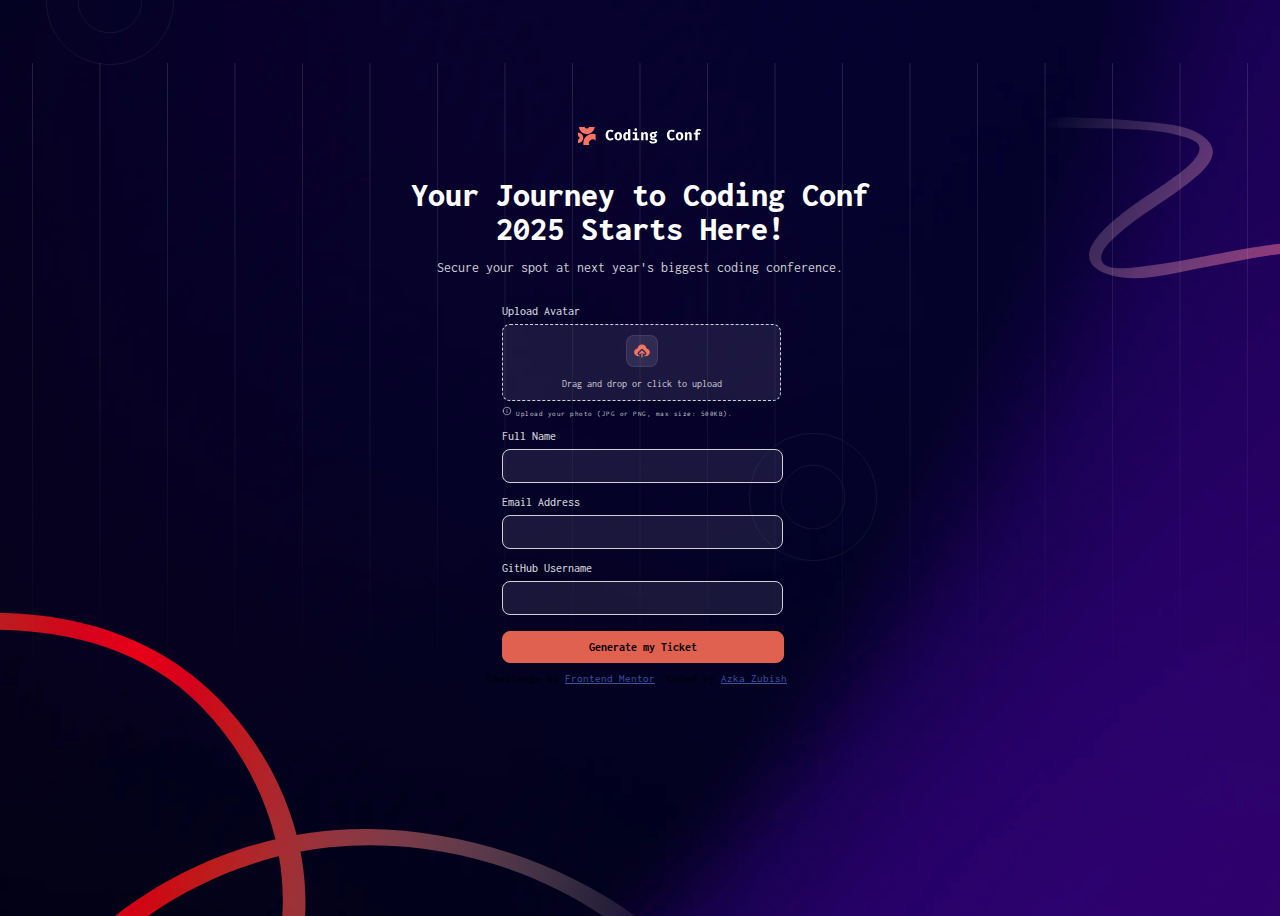
<file: index.html>
<!DOCTYPE html>
<html lang="en">
<head>
  <meta charset="UTF-8">
  <meta name="viewport" content="width=device-width, initial-scale=1.0"> <!-- displays site properly based on user's device -->

  <link rel="icon" type="image/png" sizes="32x32" href="./assets/images/favicon-32x32.png">
  <link rel="stylesheet" href="index.css">
  
  
  <title>Frontend Mentor | Conference ticket generator</title>

  <!-- Feel free to remove these styles or customise in your own stylesheet 👍 -->
  <style>
    .attribution { font-size: 11px; text-align: center; }
    .attribution a { color: hsl(228, 45%, 44%); }
  </style>
</head>

<body>
  <div class="container">
   <div class="header">
     <div class="top-head">
     <img class="logo-full" src="./assets/images/logo-full.svg" alt="Logo">
     </div>
     <div>
      <h1>
        <span class="visually-hidden">Your Journey to Coding Conf 2025 Starts Here!</span>

          <!-- Visible only on desktop -->
        <div class="desktop-line" aria-hidden="true">Your Journey to Coding Conf</div>
        <div class="desktop-line" aria-hidden="true">2025 Starts Here!</div>

          <!-- Visible only on mobile -->
         <div class="mobile-line" aria-hidden="true">Your Journey to Coding</div>
         <div class="mobile-line" aria-hidden="true">Conf 2025 Starts Here!</div>
     </h1>

     <!-- <h1><div>Your Journey to Coding<br class="mobile-break"> Conf</div><div>2025 Starts Here!</div></h1> -->
     <h5>  Secure your spot at next year's biggest coding conference.</h5>
     </div>
    </div>
   <div class="form-container">
     <form action="" class="form">
       <div>
       <label class="form-label" for="avatar">Upload Avatar
         <!-- <input type="file" accept="image/jpg, image/jpeg, image/png" name = "Avatar" id = "Avatar" hidden> -->
         <div class="avatar-accept-box">
         <input class="avatar-input" type="file" accept="image/jpg, image/jpeg, image/png" name = "avatar" id = "avatar" hidden>
         <img class="upload-image" src="./assets/images/icon-upload.svg" alt="">
         <div class="avatar-upload-instruction">Drag and drop or click to upload </div>
         <div class="avatar-remove">
           <button  class="remove-img">Remove Image</button>
           <button class="change-img">Change Image</button>
         </div>
         </div>
       </label>
    </div>
    <div class="img-info" id="avatar-error">
      <img class="icon-info" src="./assets/images/icon-info.svg" alt="">
      <span class="span-error">Upload your photo (JPG or PNG, max size: 500KB).</span>
    </div>
    <div>
      <label class="form-label" for="name">Full Name</label>
      <br>
      <input class="form-input" type="text" id="name" name="name">
      <div class="img-info" hidden>
        <img class="icon-info" src="./assets/images/icon-info.svg" alt="">
        <span class="span-error"></span>
      </div>
    </div>
    <div>
      <label class="form-label" for="email">Email Address</label>
      <br>
      <input class="form-input input-empty-error" type="email" name="email" id="email">
      <div class="img-info" hidden>
        <img class="icon-info" src="./assets/images/icon-info.svg" alt="">
        <span class="span-error"></span>
      </div>
    </div>
    <div>
      <label class="form-label" for="gitname">GitHub Username</label>
      <br>
      <input class="form-input" type="text" id="gitname" name="gitname">
      <div class="img-info" hidden>
        <img class="icon-info" src="./assets/images/icon-info.svg" alt="">
        <span class="span-error"></span>
      </div>
    </div>
    <div>
      <input type="hidden" name="ticketNo" id="ticketNo" value="#000000">
    </div>
      <button type="submit" class="form-submit-button">Generate my Ticket</button>
    </form>
  </div> 
  <div class="attribution">
    Challenge by <a href="https://www.frontendmentor.io?ref=challenge">Frontend Mentor</a>. 
    Coded by <a href="#">Azka Zubish</a>.
  </div>
  </div>
  <script src="index.js"></script>
</body>
</html>
</file>
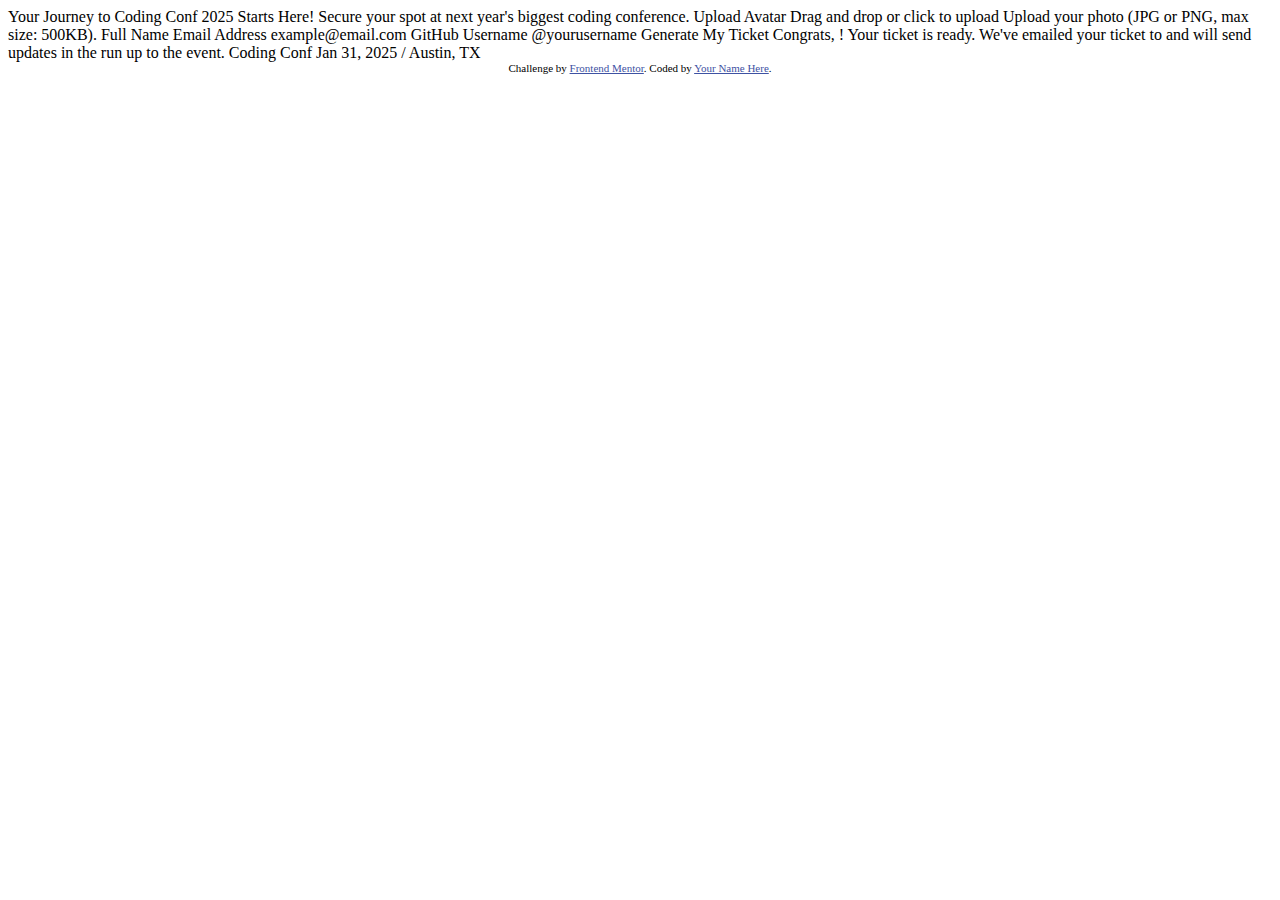
<file: conference-ticket-generator-main/index.html>
<!DOCTYPE html>
<html lang="en">
<head>
  <meta charset="UTF-8">
  <meta name="viewport" content="width=device-width, initial-scale=1.0"> <!-- displays site properly based on user's device -->

  <link rel="icon" type="image/png" sizes="32x32" href="./assets/images/favicon-32x32.png">
  
  <title>Frontend Mentor | Conference ticket generator</title>

  <!-- Feel free to remove these styles or customise in your own stylesheet 👍 -->
  <style>
    .attribution { font-size: 11px; text-align: center; }
    .attribution a { color: hsl(228, 45%, 44%); }
  </style>
</head>
<body>

  <!-- Form starts -->

  Your Journey to Coding Conf 2025 Starts Here!

  Secure your spot at next year's biggest coding conference.

  Upload Avatar
  Drag and drop or click to upload
  Upload your photo (JPG or PNG, max size: 500KB).

  Full Name

  Email Address
  example@email.com

  GitHub Username
  @yourusername

  Generate My Ticket

  <!-- Form ends -->

  <!-- Generated tickets starts -->

  Congrats, <!-- Full Name -->! Your ticket is ready.

  We've emailed your ticket to <!-- Email Address --> and will send updates in the run up to the event.

  Coding Conf
  Jan 31, 2025 / Austin, TX

  <!-- Generated tickets ends -->
  
  <div class="attribution">
    Challenge by <a href="https://www.frontendmentor.io?ref=challenge">Frontend Mentor</a>. 
    Coded by <a href="#">Your Name Here</a>.
  </div>
</body>
</html>
</file>
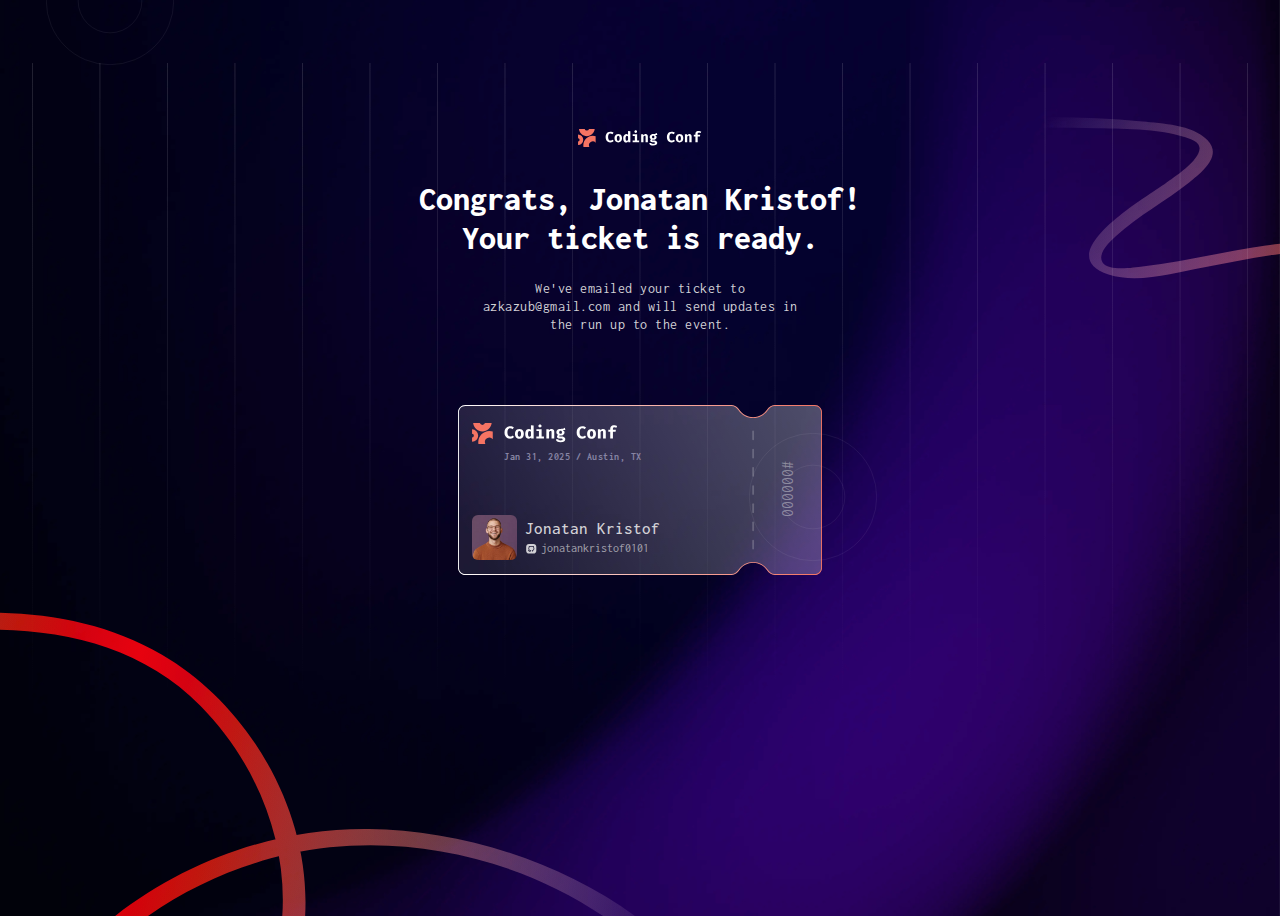
<file: ticket.html>
<!DOCTYPE html>
<html lang="en">
<head>
  <meta charset="UTF-8">
  <meta name="viewport" content="width=device-width, initial-scale=1.0"> <!-- displays site properly based on user's device -->

  <link rel="icon" type="image/png" sizes="32x32" href="./assets/images/favicon-32x32.png">
  <!-- <link href="https://cdn.jsdelivr.net/npm/bootstrap@5.3.5/dist/css/bootstrap.min.css" rel="stylesheet" integrity="sha384-SgOJa3DmI69IUzQ2PVdRZhwQ+dy64/BUtbMJw1MZ8t5HZApcHrRKUc4W0kG879m7" crossorigin="anonymous"> -->
  <link rel="stylesheet" href="ticket.css">

  
  <title>Frontend Mentor | Conference ticket generator</title>


</head>

<body>
  <div class="ticket-container">
   <div class="ticket-header">
     <div class="top-head">
     <img class="logo-full" src="./assets/images/logo-full.svg" alt="Logo">
     </div>
     <div>
     <h1>Congrats, <span class="user-name-head">Jonatan Kristof!</span><br>Your ticket is ready.</h1>
     <!-- <h1 class="ready-head">Your ticket is ready.</h1> -->
     <h5>We've emailed your ticket to <br><span class="user-email">azkazub@gmail.com</span> and will send updates in<div>the run up to the event.</div></h5>
     </div>
   </div>
   <div class="ticket">
    <div class="ticket-left">
    <div class="location">
      <img class="logo-ticket" src="./assets/images/logo-full.svg" alt="Logo">
      <div class="address">Jan 31, 2025 / Austin, TX</div>
    </div>
    <div class="user-info">
     <img class="user-avatar" src="assets/images/image-avatar.jpg" alt="">
     <div class="user-details">
        <h2 class="user-name">Jonatan Kristof</h2>
        <div class="user-git">
         <img class="git-icon" src="assets/images/icon-github.svg" alt="">
         <p class="git-name">jonatankristof0101</p>
        </div>
     </div>
    </div>
    </div>
        <div class="ticket-right">#000000</div>
   </div>
  </div>
  <!-- <script src="https://cdn.jsdelivr.net/npm/bootstrap@5.3.5/dist/js/bootstrap.bundle.min.js" integrity="sha384-k6d4wzSIapyDyv1kpU366/PK5hCdSbCRGRCMv+eplOQJWyd1fbcAu9OCUj5zNLiq" crossorigin="anonymous"></script> -->
   <script src="ticket.js"></script>
</body>
</html>
</file>
<file: index.css>
html,
body,
div,
span,
applet,
object,
iframe,
h1,
h2,
h3,
h4,
h5,
h6,
p,
blockquote,
pre,
a,
abbr,
acronym,
address,
big,
cite,
code,
del,
dfn,
em,
img,
ins,
kbd,
q,
s,
samp,
small,
strike,
strong,
sub,
sup,
tt,
var,
b,
u,
i,
center,
dl,
dt,
dd,
ol,
ul,
li,
fieldset,
form,
label,
legend,
table,
caption,
tbody,
tfoot,
thead,
tr,
th,
td,
article,
aside,
canvas,
details,
embed,
figure,
figcaption,
footer,
header,
hgroup,
menu,
nav,
output,
ruby,
section,
summary,
time,
mark,
audio,
video {
  margin: 0;
  padding: 0;
  border: 0;
  font-size: 100%;
  font: inherit;
  vertical-align: baseline;
}

/* HTML5 display-role reset for older browsers */
article,
aside,
details,
figcaption,
figure,
footer,
header,
hgroup,
menu,
nav,
section {
  display: block;
}

body {
  line-height: 1;
}

ol,
ul {
  list-style: none;
}

blockquote,
q {
  quotes: none;
}

blockquote:before,
blockquote:after,
q:before,
q:after {
  content: '';
  content: none;
}

table {
  border-collapse: collapse;
  border-spacing: 0;
}
/* 
html {
  box-sizing: border-box;
  font-family: 'Open Sans', sans-serif;
} */
@font-face {
  font-family: 'Inconsolata';
  src: url('./assets/fonts/Inconsolata-VariableFont_wdth,wght.ttf') format('truetype');
  font-weight: 100 900;  /* Variable font supports a range of weights */
  font-style: normal;
}

body {
  padding: 0.5rem 1.563rem;
  font-family:'Inconsolata', monospace;
  background-image:
       url(./assets/images/background-desktop.png),
       url(./assets/images/pattern-circle.svg),
       url(./assets/images/pattern-circle.svg),
       url(./assets/images/pattern-lines.svg),
       url(./assets/images/pattern-squiggly-line-bottom-desktop.svg),
       url(./assets/images/pattern-squiggly-line-top.svg);
  background-position: center, top -8% left 4%, right 35% bottom 45%,bottom, bottom -5% left, top 15% right;
  
  background-size: 100%, 10%, 10%, 95%, 55%, 28%;
  background-repeat: no-repeat,no-repeat,no-repeat,no-repeat,no-repeat,no-repeat;
  /* background-color: hsl(248, 70%, 10%); */
  background-blend-mode: overlay;
  height: 100vh;
  display: flex; 
  align-items: center;
  justify-content: center;
}
.container{
    margin-bottom: 10rem;
    padding: 0.938rem 1.563rem;
    display: flex;
    align-items: center;
    justify-content: center;
    flex-direction: column;
    text-align: center;
}
h1{
    font-size: 2.125rem;
    font-weight: 800;
    color: hsl(0, 0%, 100%);
    padding-bottom: 0.938rem;
}
h5, .form, .remove-img, .change-img{
    color: hsl(252, 6%, 83%);
}
h5 {
  font-size: 0.875rem;
  font-weight: 400;
  padding-bottom: 1.688rem;
}
.logo-full{
    width: 27%;
    height: auto;
    padding-bottom: 1.875rem;
    margin-top: 3.438rem;
}
.form-container{ 
  margin: 0 auto;
  width: 60%;
  text-align: left;
}
/* button{
 width: 100%;
} */
.form-label {
  font-size: 0.75rem;
  font-weight: 500;
}
.form-input, .form-submit-button {
  margin-top: 0.375rem;
  margin-bottom: 0.625rem;
}
.img-info {
  margin-bottom: 0.625rem;
  font-size: 0.438rem;
  letter-spacing: 0.5px;
}
.icon-info {
  display: inline-block;
  width: 3.5%;
  height: 4%;
}
.avatar-accept-box {
  width: 17.313rem;
  height: 4.688rem;
  border: 0.05px dashed hsl(252, 6%, 83%);
  border-radius: 0.5rem;
  background: rgba(135, 132, 164, .17);
  font-size: 0.625rem;
  font-weight: 400;
  text-align: center;
  margin-top: 0.375rem;
  margin-bottom: 0.313rem
}
.form-input{
  width: 16.56rem;
  height: 1.125rem;
  border: 0.05px solid hsl(252, 6%, 83%);
  border-radius: 0.5rem;
  background: rgba(135, 132, 164,.17);
  /* background: rgba(75, 72, 106,0.2); */
  color: hsl(252, 6%, 83%);
  outline: none;
  font-family: 'Inconsolata', monospace;
  padding: 0.438rem;
}
.upload-image{
  margin-top: 0.625rem;
  margin-bottom: 0.625rem;
  padding: 0.313rem;
  width: 1.25rem;
  height: 1.25rem;
  border: 0.05px solid rgba(135, 132, 164,0.2);
  border-radius: 0.5rem;
  background: rgba(135, 132, 164, 0.2);
}
.remove-img, .change-img {
  font-family: 'Inconsolata';
  display: none;
  justify-content: center;
  height: 0.938rem;
  width: 3.625rem;
  font-size: .7em;
  border: 0.01px solid rgba(135, 132, 164, 0.2);
  border-radius: 0.125rem;
  background: rgba(135, 132, 164,0.3);

}
.remove-img {
  text-decoration: underline;
}
.form-submit-button{
  width: 17.625rem;
  height: 2rem;
  background: hsl(7, 71%, 60%);
  border: 0.1px solid hsl(7, 71%, 60%);
  border-radius: 0.5rem;
  font-family: 'Inconsolata';
  font-weight: 700;
  font-size: 0.75rem;
}
.form-input:hover, .remove-img:hover, .change-img:hover {
  cursor: pointer;
  background: rgba(135, 132, 164, 0.4);
  border: 0.05px solid rgba(135, 132, 164, 0.6);
}
.avatar-accept-box:hover{
  cursor: pointer;
  background: rgba(135, 132, 164, 0.4);
  border: 0.05px dashed rgba(135, 132, 164, 0.6);
}
.form-submit-button:hover {
  cursor: pointer;
  border: 1px solid hsl(7, 87%, 76%);
}
/* .mobile-break {
  display: none;
} */
.visually-hidden {
  position: absolute;
  width: 1px;
  height: 1px;
  padding: 0;
  margin: -1px;
  overflow: hidden;
  clip: rect(0, 0, 0, 0);
  border: 0;
}

/* Default: show desktop version */
.desktop-line {
  display: block;
}
.mobile-line {
  display: none;
}
@media (max-width : 1439px){
  body {
  padding: 0.5rem 1.563rem;
  font-family:'Inconsolata', monospace;
  background-image:
       url(./assets/images/background-tablet.png),
       url(./assets/images/pattern-circle.svg),
       url(./assets/images/pattern-circle.svg),
       url(./assets/images/pattern-lines.svg),
       url(./assets/images/pattern-squiggly-line-bottom-desktop.svg),
       url(./assets/images/pattern-squiggly-line-top.svg);
  background-position: center, top -8% left 4%, right 35% bottom 45%,bottom, bottom -5% left, top 15% right;
  
  background-size: 100%, 10%, 10%, 95%, 55%, 28%;
  background-repeat: no-repeat,no-repeat,no-repeat,no-repeat,no-repeat,no-repeat;
  /* background-color: hsl(248, 70%, 10%); */
  background-blend-mode: overlay;
  }
}

@media (max-width: 720px) {
  body {
  padding: 0.5rem 1.563rem;
  font-family:'Inconsolata', monospace;
  background-image:
       url(./assets/images/background-mobile.png),
       url(./assets/images/pattern-circle.svg),
       url(./assets/images/pattern-circle.svg),
       url(./assets/images/pattern-lines.svg),
       url(./assets/images/pattern-squiggly-line-bottom-desktop.svg),
       url(./assets/images/pattern-squiggly-line-top.svg);
  background-position: center, top -8% left 4%, right 35% bottom 45%,bottom, bottom -5% left, top 15% right;
  
  background-size: 100%, 10%, 10%, 95%, 55%, 28%;
  background-repeat: no-repeat,no-repeat,no-repeat,no-repeat,no-repeat,no-repeat;
  /* background-color: hsl(248, 70%, 10%); */
  background-blend-mode: overlay;
  }
  h1 {
    font-size: 1.688rem;
  }
  .logo-full {
    width: 38%;
    height: auto;
    padding-bottom: 1.5rem;
    margin-top: 5.875rem;
  }
  /* .mobile-break {
    display: inline;
  } */
  .desktop-line {
    display: none;
  }
  .mobile-line {
    display: block;
  }
}
</file>
<file: ticket.css>
html,
body,
div,
span,
applet,
object,
iframe,
h1,
h2,
h3,
h4,
h5,
h6,
p,
blockquote,
pre,
a,
abbr,
acronym,
address,
big,
cite,
code,
del,
dfn,
em,
img,
ins,
kbd,
q,
s,
samp,
small,
strike,
strong,
sub,
sup,
tt,
var,
b,
u,
i,
center,
dl,
dt,
dd,
ol,
ul,
li,
fieldset,
form,
label,
legend,
table,
caption,
tbody,
tfoot,
thead,
tr,
th,
td,
article,
aside,
canvas,
details,
embed,
figure,
figcaption,
footer,
header,
hgroup,
menu,
nav,
output,
ruby,
section,
summary,
time,
mark,
audio,
video {
    margin: 0;
    padding: 0;
    border: 0;
    font-size: 100%;
    font: inherit;
    vertical-align: baseline;
}

/* HTML5 display-role reset for older browsers */
article,
aside,
details,
figcaption,
figure,
footer,
header,
hgroup,
menu,
nav,
section {
    display: block;
}

body {
    line-height: 1;
}

ol,
ul {
    list-style: none;
}

blockquote,
q {
    quotes: none;
}

blockquote:before,
blockquote:after,
q:before,
q:after {
    content: '';
    content: none;
}

table {
    border-collapse: collapse;
    border-spacing: 0;
}

/* 
html {
  box-sizing: border-box;
  font-family: 'Open Sans', sans-serif;
} */
@font-face {
    font-family: 'Inconsolata';
    src: url('./assets/fonts/Inconsolata-VariableFont_wdth,wght.ttf') format('truetype');
    font-weight: 100 900;
    /* Variable font supports a range of weights */
    font-style: normal;
}

body {
    padding: 8px 25px;
    font-family: 'Inconsolata', monospace;
    background-image:
        url(./assets/images/background-desktop.png),
        url(./assets/images/pattern-circle.svg),
        url(./assets/images/pattern-circle.svg),
        url(./assets/images/pattern-lines.svg),
        url(./assets/images/pattern-squiggly-line-bottom-desktop.svg),
        url(./assets/images/pattern-squiggly-line-top.svg);
    background-position: center, top -8% left 4%, right 35% bottom 45%, bottom, bottom -5% left, top 15% right, right 50% bottom 35%;
    background-size: 100%, 10%, 10%, 95%, 55%, 28%, 30%;
    background-repeat: no-repeat, no-repeat, no-repeat, no-repeat, no-repeat, no-repeat,no-repeat;
    background-blend-mode: overlay;
    height: 100vh;
    display: flex;
    align-items: center;
    justify-content: center;
}

.ticket-container {
    margin-bottom: 160px;
    padding: 15px 25px;
    display: flex;
    align-items: center;
    justify-content: center;
    flex-direction: column;
    text-align: center;
}
h1{
    font-size: 34px;
    font-weight: 800;
    color: hsl(0, 0%, 100%);
    padding-bottom: 23px;
    line-height: 1.13;
}
.location {
    color: hsl(245, 15%, 58%);
}

h5 {
    color: hsl(252, 6%, 83%);
    font-size: 14px;
    font-weight: 400;
    padding-bottom: 27px;
    letter-spacing: 0.5px;
    line-height: 1.3;
}

.logo-full {
    width: 28%;
    height: auto;
    padding-bottom: 30px;
    margin-top: 122px;
}
.ticket {
    background-image: url('./assets/images/pattern-ticket.svg');
    display: flex;
    /* flex-direction: column; */
    justify-content: flex-start;
    align-items: flex-start;
    position: relative;
    bottom: 6%;
    right: 0%;
    width: 350px;
    height: 326px;
    padding-top: 18px;
    padding-left: 14px;
    margin-top: 43px;
    background-size: contain;
    background-repeat: no-repeat;
    z-index: 1;
    gap: 98px;
}
.ticket-right{
    writing-mode: vertical-lr;
    text-align: center;
    padding-top: 38px;
    color: rgba(210, 209, 214, 0.5);
}
.ticket-left{
    display: flex;
    flex-direction: column;
    text-align: left;
    gap: 53px;
    color: hsl(252, 6%, 83%);
}
.user-avatar {
    width: 45px;
    border-radius: 6px;
}
.user-info{
    display: flex;
    gap: 8px;
}
.user-details{
    display: flex;
    flex-direction: column;
    gap: 5px;
}
.user-git{
    display: flex;
    font-size: 12px;
    color: rgba(210, 209, 214, 0.7);
    font-weight: 450;
    gap: 3px;
}
.git-icon {
    width: 13px;
}
.user-name{
    padding-top: 5px;
    font-weight: 500;
    font-size: 17px;
    transform: scale(1,1);
}
.address{
    padding-top: 5px;
    padding-left: 32px;
    font-size: 10px;
    font-weight: 700;
    letter-spacing: .5px;
}
.logo-ticket{
    width: 70%;
    height: 45%;
}
</file>
